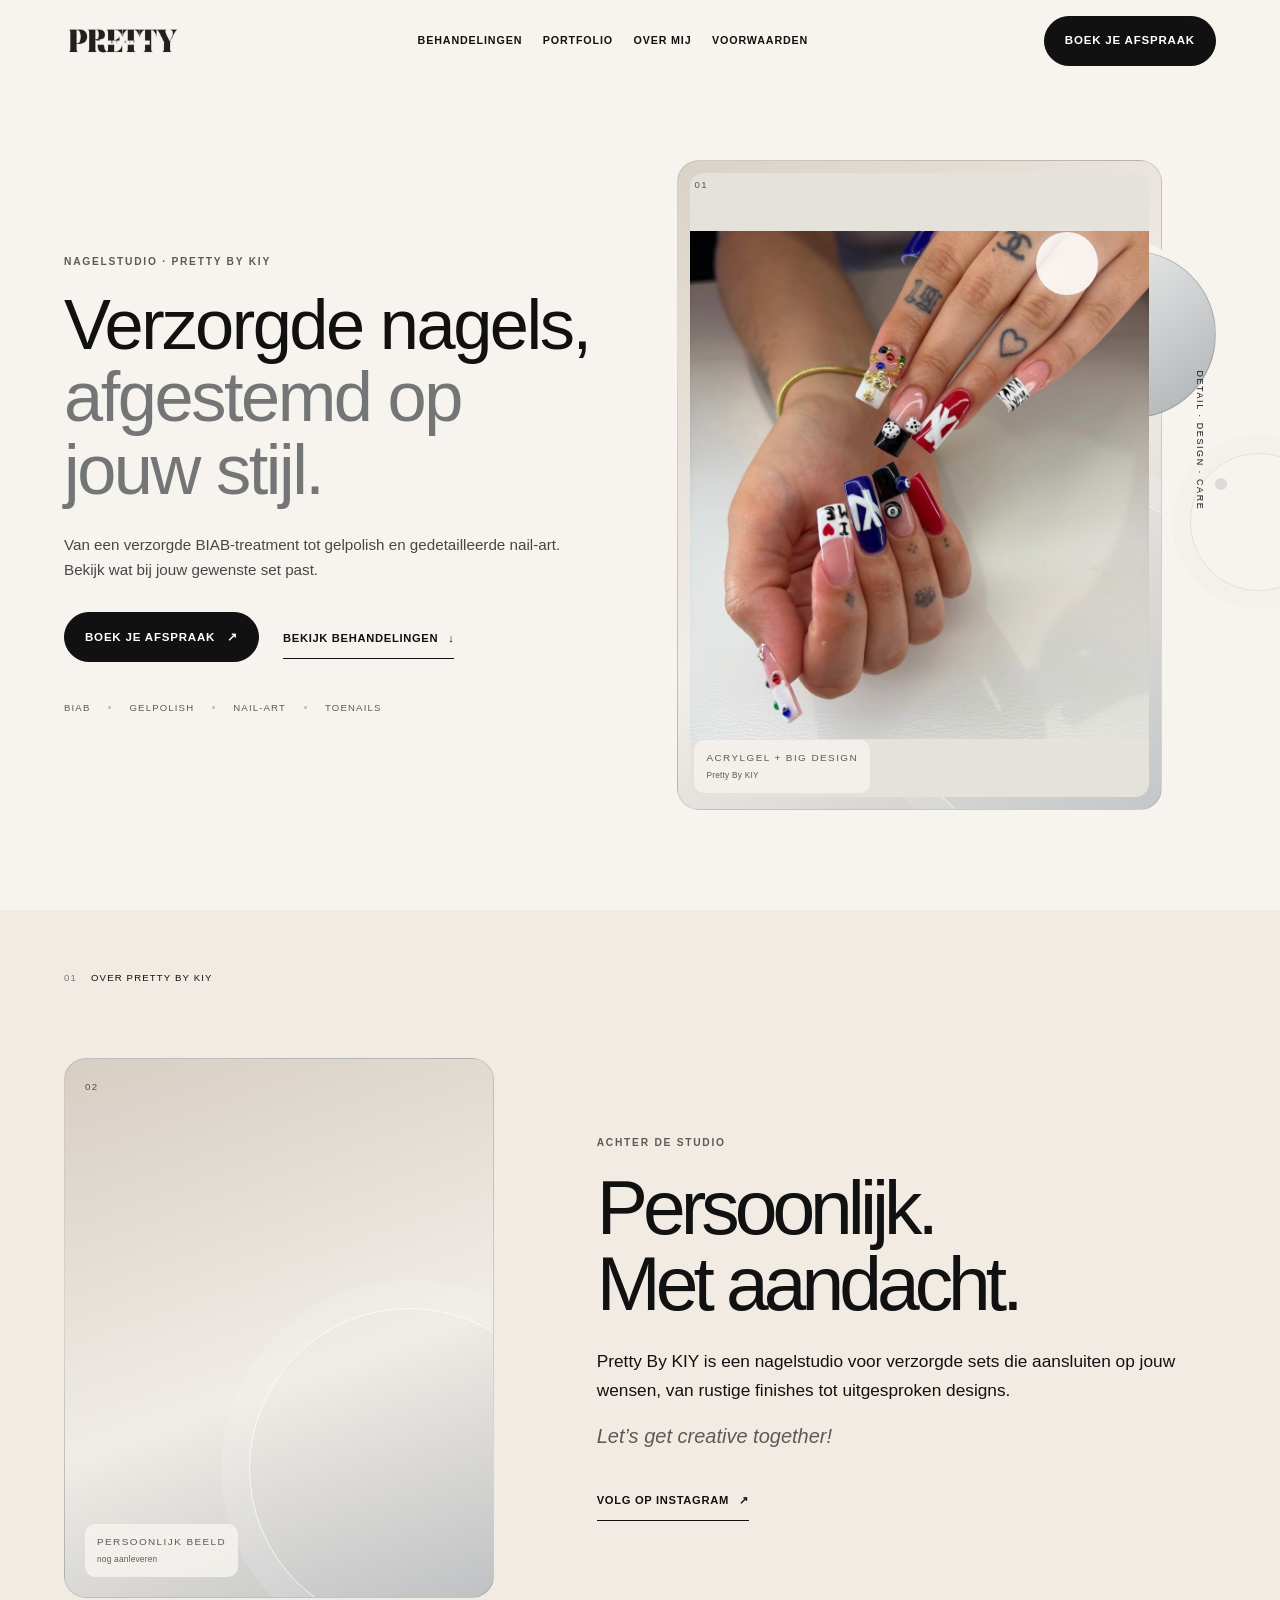
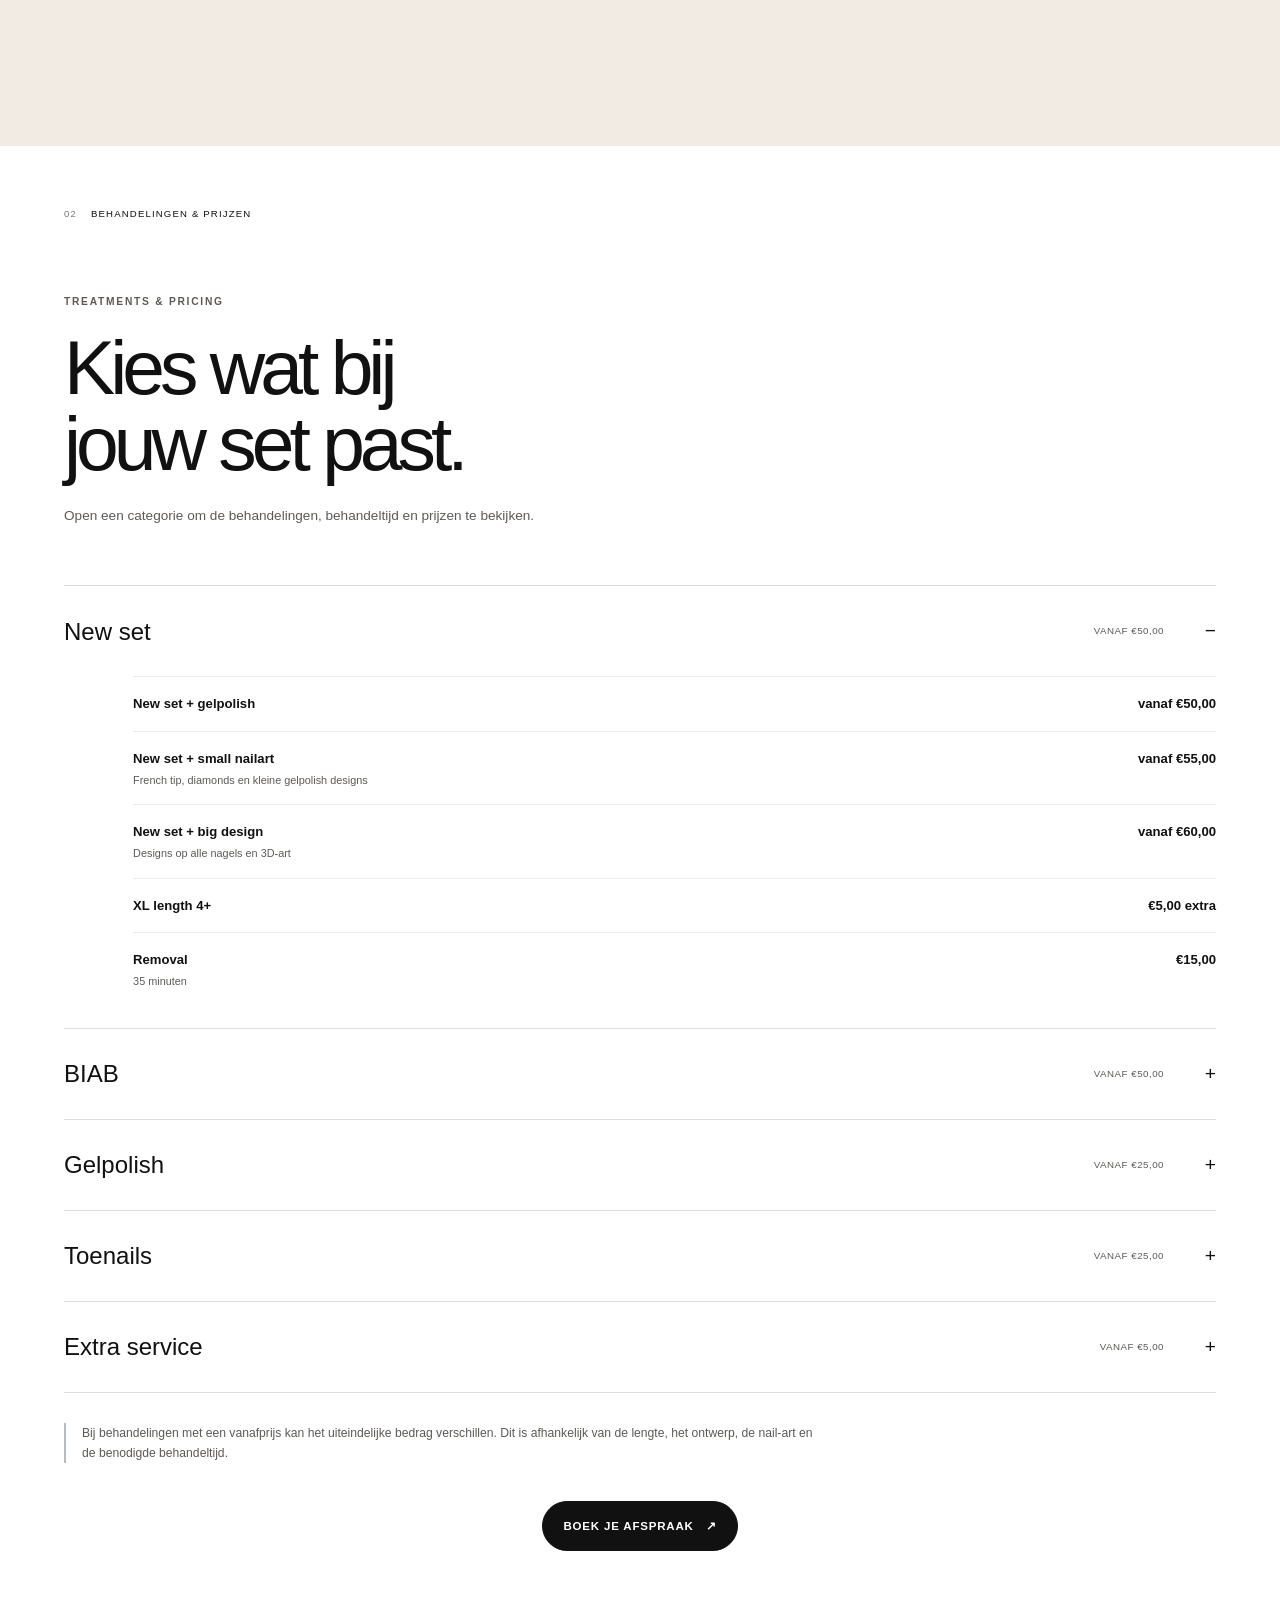
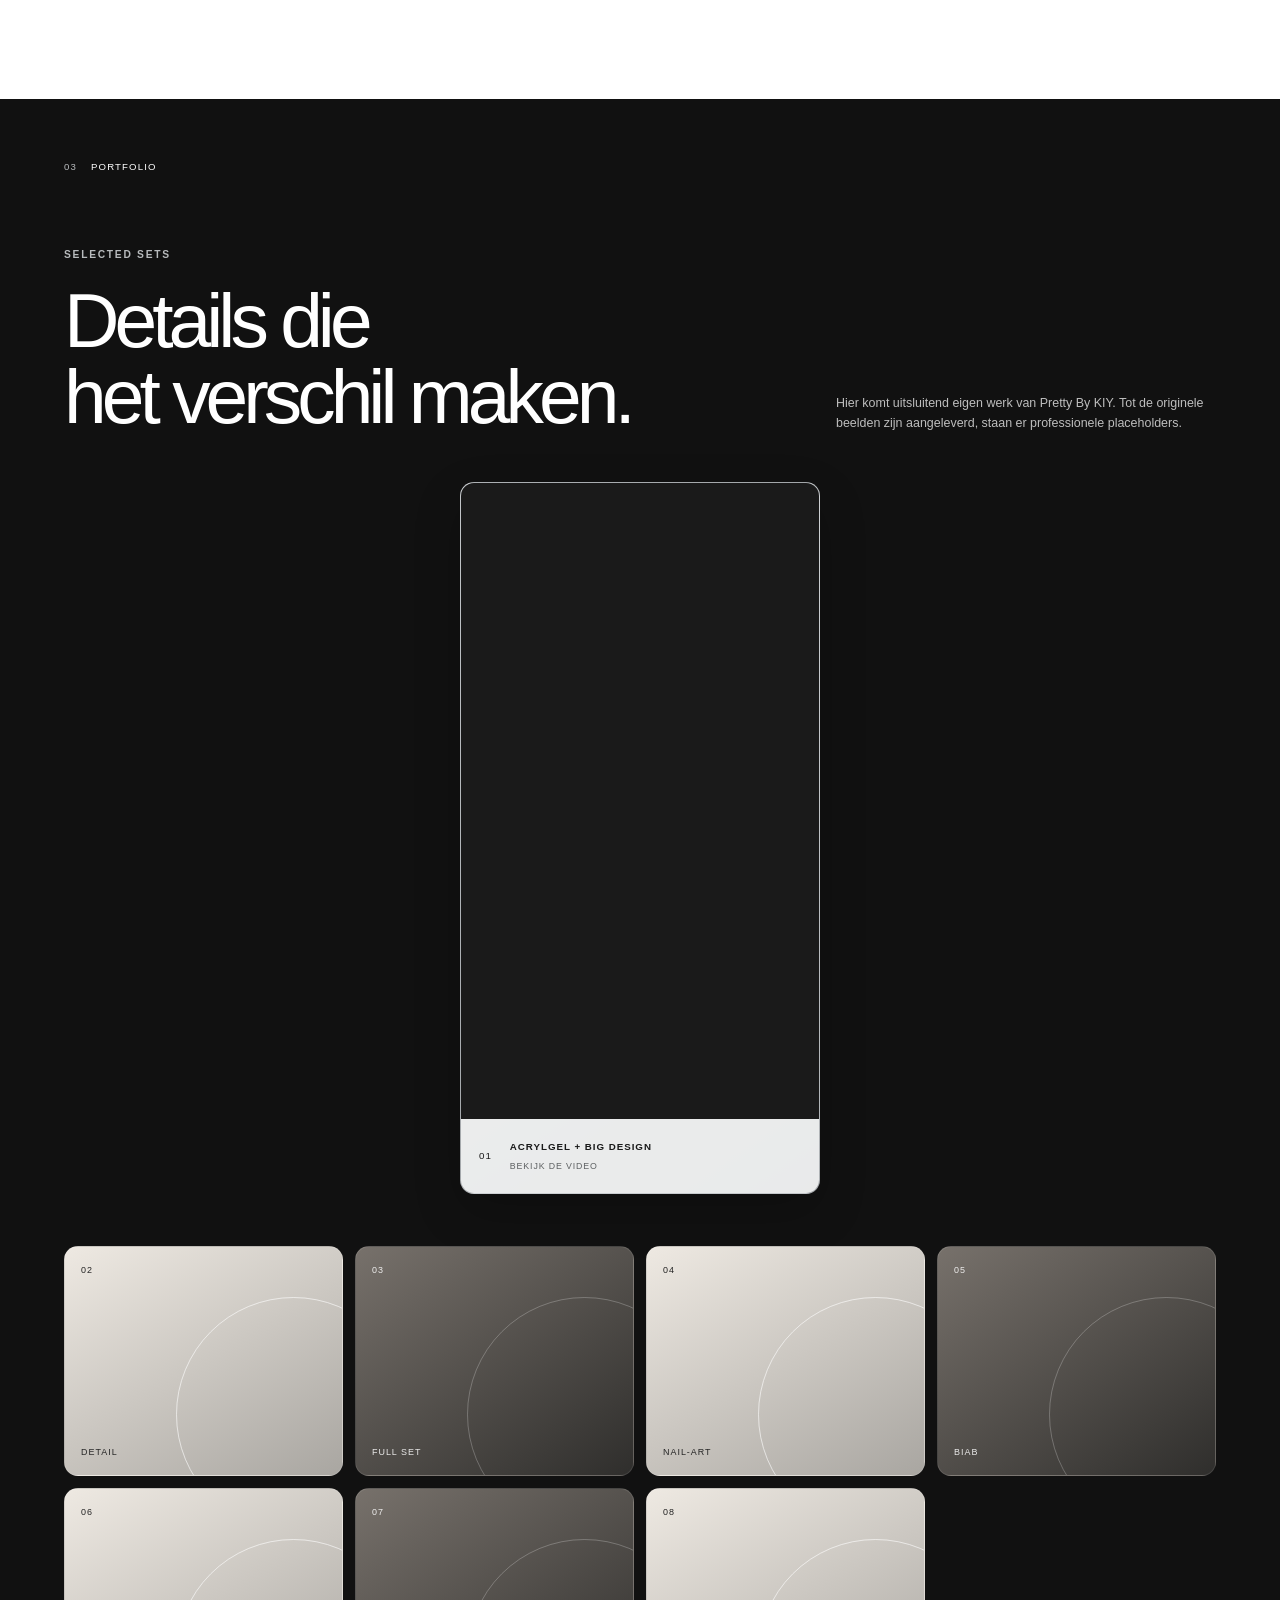
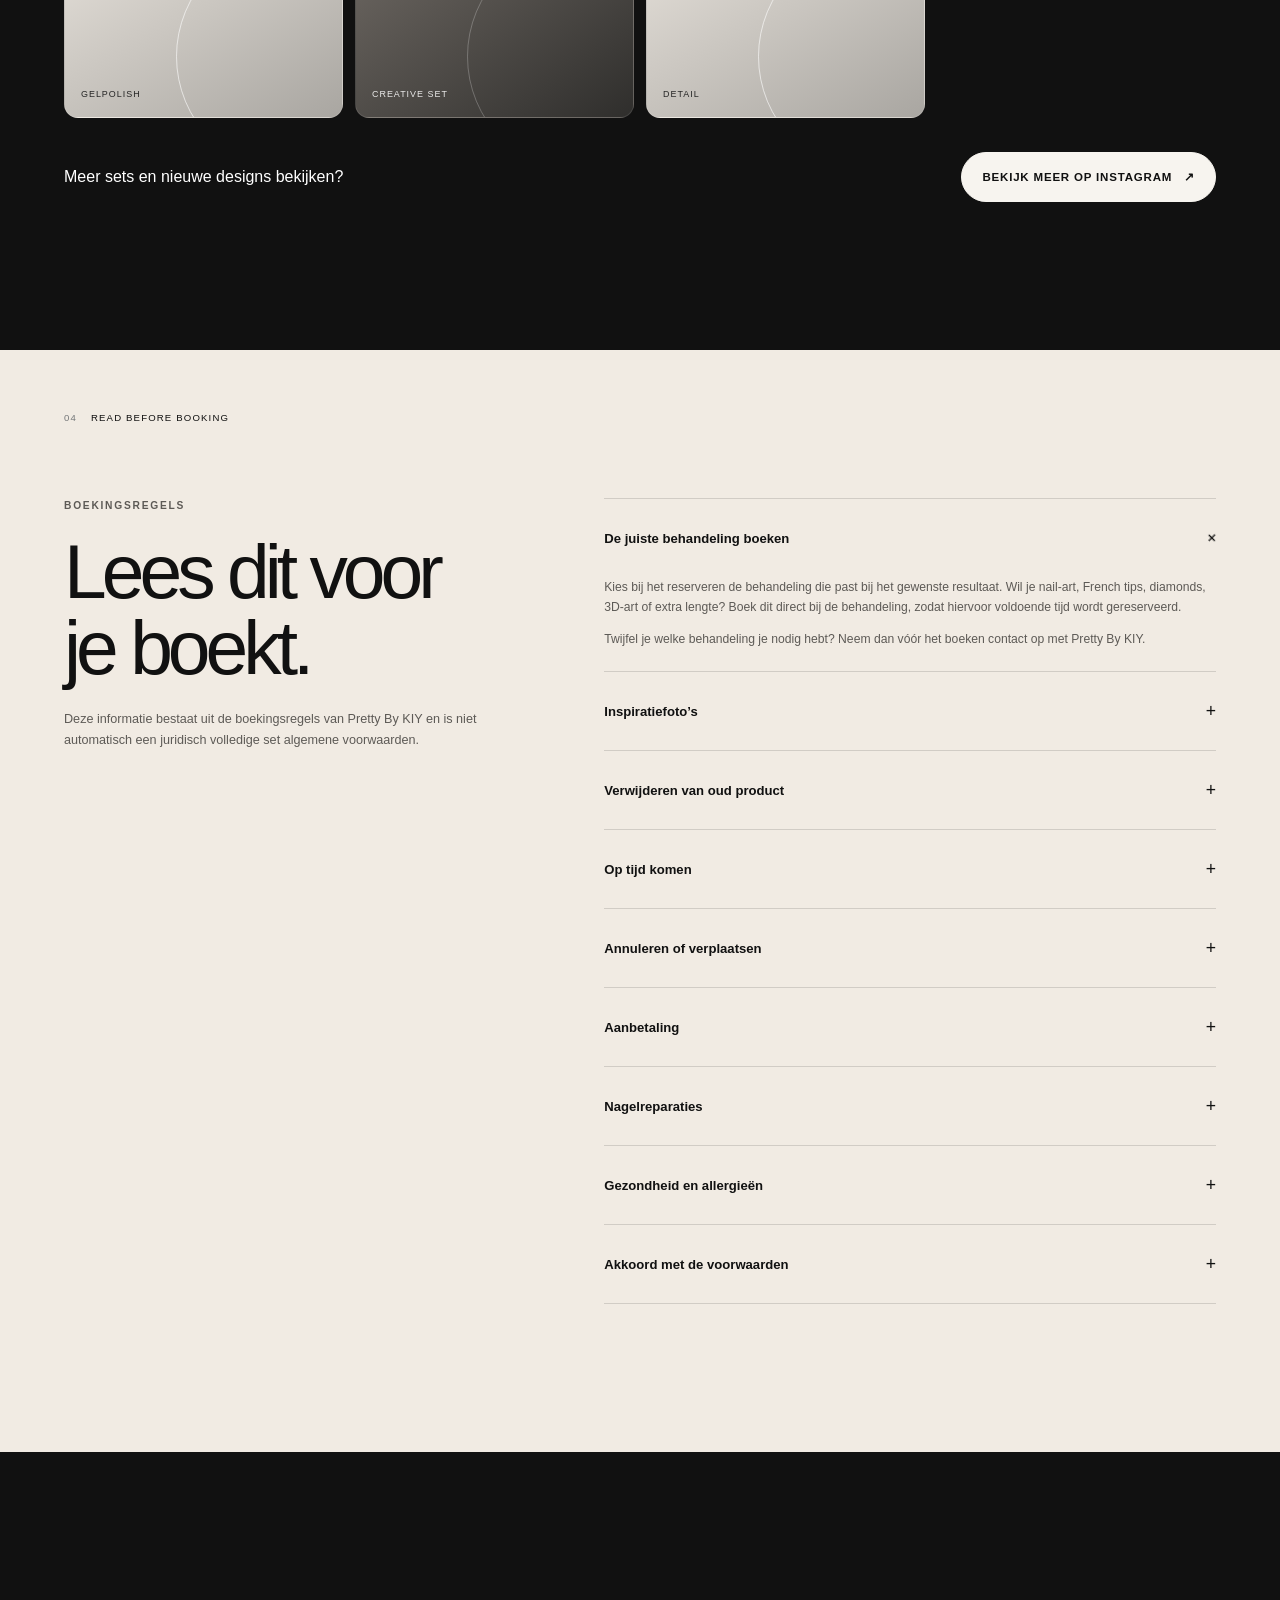
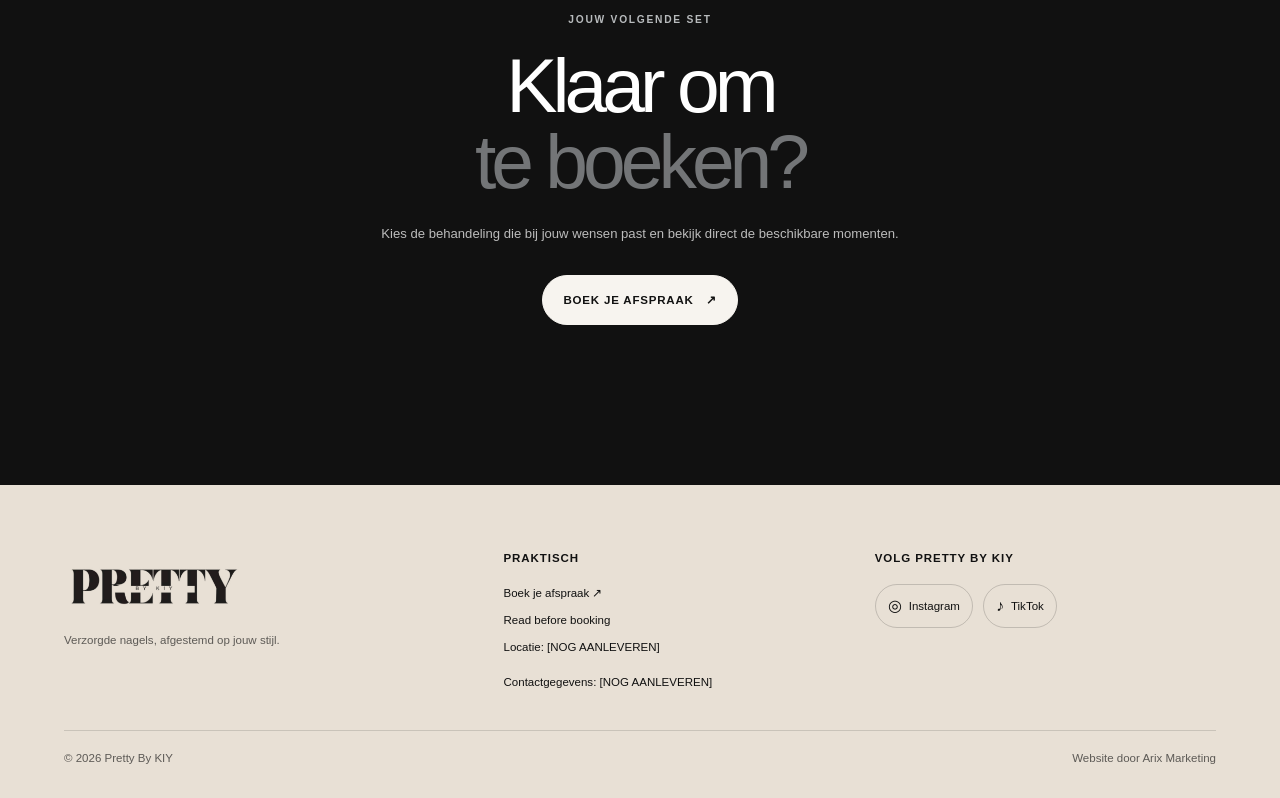
<file: index.html>
<!doctype html>
<html lang="nl">
<head>
  <meta charset="utf-8">
  <meta name="viewport" content="width=device-width, initial-scale=1">
  <meta name="theme-color" content="#f7f4ef">
  <meta name="robots" content="index, follow">
  <title>Pretty By KIY | Nagelstudio, BIAB & nail-art</title>
  <meta name="description" content="Bekijk de behandelingen, prijzen en het portfolio van Pretty By KIY. Kies jouw nagelbehandeling en boek eenvoudig online een afspraak.">
  <meta property="og:title" content="Pretty By KIY | Nagelstudio">
  <meta property="og:description" content="Verzorgde nagels, afgestemd op jouw stijl. Bekijk behandelingen, prijzen en boek online.">
  <meta property="og:type" content="website">
  <meta property="og:locale" content="nl_NL">
  <meta property="og:site_name" content="Pretty By KIY">
  <!-- TODO SEO: activeer na oplevering met de definitieve URL:
  <meta property="og:url" content="https://voorbeeld.nl/">
  <link rel="canonical" href="https://voorbeeld.nl/">
  -->
  <link rel="stylesheet" href="styles.css">
  <script type="application/ld+json">
  {
    "@context": "https://schema.org",
    "@type": "BeautySalon",
    "name": "Pretty By KIY",
    "description": "Nagelbehandelingen, BIAB, gelpolish en nail-art.",
    "sameAs": [
      "https://www.instagram.com/prettybykiy/",
      "https://www.tiktok.com/@prettybykiy"
    ]
  }
  </script>
</head>
<body>
  <a class="skip-link" href="#main">Ga naar de inhoud</a>
  <div class="scroll-accent" aria-hidden="true"></div>

  <header class="site-header" data-header>
    <a class="brand" href="#top" aria-label="Pretty By KIY, naar boven">
      <img class="brand-logo brand-logo-header" src="assets/images/pretty-by-kiy-logo.jpg" width="700" height="287" alt="Pretty By KIY">
    </a>
    <button class="menu-toggle" type="button" aria-expanded="false" aria-controls="main-nav" aria-label="Menu openen">
      <span></span><span></span><span></span>
    </button>
    <nav id="main-nav" class="main-nav" aria-label="Hoofdnavigatie">
      <a href="#behandelingen">Behandelingen</a>
      <a href="#portfolio">Portfolio</a>
      <a href="#over">Over mij</a>
      <a href="#voorwaarden">Voorwaarden</a>
      <a class="nav-book" href="https://prettybykiy.salonized.com/widget_bookings/new" target="_blank" rel="noopener noreferrer">Boek je afspraak</a>
    </nav>
    <a class="button button-dark header-book" href="https://prettybykiy.salonized.com/widget_bookings/new" target="_blank" rel="noopener noreferrer">Boek je afspraak</a>
  </header>

  <main id="main">
    <section id="top" class="hero">
      <div class="hero-copy reveal">
        <p class="eyebrow">Nagelstudio · Pretty By KIY</p>
        <h1>Verzorgde nagels,<br><em>afgestemd op jouw stijl.</em></h1>
        <p class="hero-intro">Van een verzorgde BIAB-treatment tot gelpolish en gedetailleerde nail-art. Bekijk wat bij jouw gewenste set past.</p>
        <div class="actions">
          <a class="button button-dark" href="https://prettybykiy.salonized.com/widget_bookings/new" target="_blank" rel="noopener noreferrer">Boek je afspraak <span aria-hidden="true">↗</span></a>
          <a class="text-link" href="#behandelingen">Bekijk behandelingen <span aria-hidden="true">↓</span></a>
        </div>
        <ul class="service-line" aria-label="Behandelingen">
          <li>BIAB</li><li>Gelpolish</li><li>Nail-art</li><li>Toenails</li>
        </ul>
      </div>
      <div class="hero-art reveal">
        <div class="photo-placeholder photo-main hero-photo">
          <img class="hero-feature-image" src="assets/images/acrylgel-big-design.jpg" width="995" height="1100" alt="Acrylgel-set met lang design en kleurrijke nail-art door Pretty By KIY" fetchpriority="high">
          <span class="photo-number">01</span>
          <span class="video-glow" aria-hidden="true"></span>
          <span class="photo-copy">Acrylgel + big design<br><small>Pretty By KIY</small></span>
        </div>
        <div class="silver-ring" aria-hidden="true"></div>
        <p class="vertical-note">DETAIL · DESIGN · CARE</p>
      </div>
    </section>

    <section id="over" class="section about">
      <div class="section-label reveal"><span>01</span><p>Over Pretty By KIY</p></div>
      <div class="about-visual reveal">
        <!-- TODO FOTO: vervang door assets/images/over-pretty-by-kiy.webp zodra een eigen beeld is aangeleverd. -->
        <div class="photo-placeholder portrait" role="img" aria-label="Tijdelijke plaats voor een foto bij de introductie van Pretty By KIY">
          <span class="photo-number">02</span>
          <span class="photo-copy">Persoonlijk beeld<br><small>nog aanleveren</small></span>
        </div>
      </div>
      <div class="about-copy reveal">
        <p class="eyebrow">Achter de studio</p>
        <h2>Persoonlijk.<br>Met aandacht.</h2>
        <p class="large-copy">Pretty By KIY is een nagelstudio voor verzorgde sets die aansluiten op jouw wensen, van rustige finishes tot uitgesproken designs.</p>
        <p class="about-tagline">Let’s get creative together!</p>
        <a class="text-link" href="https://www.instagram.com/prettybykiy/" target="_blank" rel="noopener noreferrer">Volg op Instagram <span aria-hidden="true">↗</span></a>
      </div>
    </section>

    <section id="behandelingen" class="section pricing-section">
      <div class="section-label reveal"><span>02</span><p>Behandelingen & prijzen</p></div>
      <div class="section-heading reveal">
        <p class="eyebrow">Treatments & pricing</p>
        <h2>Kies wat bij<br>jouw set past.</h2>
        <p>Open een categorie om de behandelingen, behandeltijd en prijzen te bekijken.</p>
      </div>

      <div class="price-list">
        <details class="price-group reveal" open>
          <summary><span>New set</span><i>Vanaf €50,00</i></summary>
          <div class="price-content">
            <div class="price-row"><div><strong>New set + gelpolish</strong></div><b>vanaf €50,00</b></div>
            <div class="price-row"><div><strong>New set + small nailart</strong><small>French tip, diamonds en kleine gelpolish designs</small></div><b>vanaf €55,00</b></div>
            <div class="price-row"><div><strong>New set + big design</strong><small>Designs op alle nagels en 3D-art</small></div><b>vanaf €60,00</b></div>
            <div class="price-row"><div><strong>XL length 4+</strong></div><b>€5,00 extra</b></div>
            <div class="price-row"><div><strong>Removal</strong><small>35 minuten</small></div><b>€15,00</b></div>
          </div>
        </details>
        <details class="price-group reveal">
          <summary><span>BIAB</span><i>Vanaf €50,00</i></summary>
          <div class="price-content">
            <div class="price-row"><div><strong>BIAB treatment</strong><small>Inclusief gelpolish</small></div><b>vanaf €50,00</b></div>
            <div class="price-row"><div><strong>BIAB + small nailart</strong><small>French tip, twee nail designs en diamonds</small></div><b>vanaf €50,00</b></div>
            <div class="price-row"><div><strong>BIAB + big design</strong></div><b>vanaf €60,00</b></div>
            <div class="price-row"><div><strong>Removal</strong><small>35 minuten</small></div><b>€15,00</b></div>
          </div>
        </details>
        <details class="price-group reveal">
          <summary><span>Gelpolish</span><i>Vanaf €25,00</i></summary>
          <div class="price-content">
            <div class="price-row"><div><strong>Gelpolish</strong><small>60 minuten</small></div><b>€25,00</b></div>
            <div class="price-row"><div><strong>Gelpolish + nail-art</strong><small>75 minuten</small></div><b>€30,00</b></div>
            <div class="price-row"><div><strong>Removal</strong><small>20 minuten</small></div><b>€10,00</b></div>
          </div>
        </details>
        <details class="price-group reveal">
          <summary><span>Toenails</span><i>Vanaf €25,00</i></summary>
          <div class="price-content">
            <div class="price-row"><div><strong>BIAB</strong><small>70 minuten · inclusief French tip</small></div><b>€30,00</b></div>
            <div class="price-row"><div><strong>BIAB + French tip</strong><small>70 minuten</small></div><b>€35,00</b></div>
            <div class="price-row"><div><strong>Acrylgel</strong><small>75 minuten · inclusief French tip</small></div><b>€40,00</b></div>
            <div class="price-row"><div><strong>Acrylgel + extensions</strong><small>90 minuten · inclusief nail-art</small></div><b>€45,00</b></div>
            <div class="price-row"><div><strong>Gelpolish</strong></div><b>vanaf €25,00</b></div>
            <div class="price-row"><div><strong>Removal</strong><small>15 minuten</small></div><b>€5,00</b></div>
            <div class="price-row"><div><strong>Nail fix</strong><small>15 minuten</small></div><b>€5,00</b></div>
          </div>
        </details>
        <details class="price-group reveal">
          <summary><span>Extra service</span><i>Vanaf €5,00</i></summary>
          <div class="price-content">
            <div class="price-row"><div><strong>Nail-art change</strong><small>35 minuten</small></div><b>€10,00</b></div>
            <div class="price-row"><div><strong>Nail repair</strong><small>20 minuten</small></div><b>€5,00</b></div>
            <div class="price-row"><div><strong>Manicure only</strong><small>30 minuten</small></div><b>€15,00</b></div>
          </div>
        </details>
      </div>

      <p class="pricing-disclaimer reveal">Bij behandelingen met een vanafprijs kan het uiteindelijke bedrag verschillen. Dit is afhankelijk van de lengte, het ontwerp, de nail-art en de benodigde behandeltijd.</p>
      <div class="center-action reveal"><a class="button button-dark" href="https://prettybykiy.salonized.com/widget_bookings/new" target="_blank" rel="noopener noreferrer">Boek je afspraak <span aria-hidden="true">↗</span></a></div>
    </section>

    <section id="portfolio" class="section portfolio-section">
      <div class="section-label reveal"><span>03</span><p>Portfolio</p></div>
      <div class="portfolio-head reveal">
        <div><p class="eyebrow">Selected sets</p><h2>Details die<br>het verschil maken.</h2></div>
        <p>Hier komt uitsluitend eigen werk van Pretty By KIY. Tot de originele beelden zijn aangeleverd, staan er professionele placeholders.</p>
      </div>
      <!-- TODO PORTFOLIO: vervang 01 t/m 08 door geoptimaliseerde WebP/AVIF-bestanden uit het officiële @prettybykiy-account. -->
      <article id="featured-video" class="portfolio-video-card reveal" aria-label="Uitgelichte video: acrylgel met groot design">
        <div class="portfolio-video-frame">
          <iframe src="https://www.youtube-nocookie.com/embed/KTxUYvIy2qU?playsinline=1&amp;rel=0" title="Acrylgel + big design door Pretty By KIY" loading="lazy" allow="accelerometer; autoplay; clipboard-write; encrypted-media; gyroscope; picture-in-picture; web-share" referrerpolicy="strict-origin-when-cross-origin" allowfullscreen></iframe>
        </div>
        <div class="portfolio-video-caption">
          <span>01</span>
          <div><strong>Acrylgel + big design</strong><small>Bekijk de video</small></div>
        </div>
      </article>
      <div class="gallery" aria-label="Tijdelijke portfolioplaatsen voor Pretty By KIY">
        <div class="gallery-item tone-light reveal" role="img" aria-label="Portfoliofoto 2 nog aanleveren"><span>02</span><small>DETAIL</small></div>
        <div class="gallery-item reveal" role="img" aria-label="Portfoliofoto 3 nog aanleveren"><span>03</span><small>FULL SET</small></div>
        <div class="gallery-item tone-light reveal" role="img" aria-label="Portfoliofoto 4 nog aanleveren"><span>04</span><small>NAIL-ART</small></div>
        <div class="gallery-item reveal" role="img" aria-label="Portfoliofoto 5 nog aanleveren"><span>05</span><small>BIAB</small></div>
        <div class="gallery-item tone-light reveal" role="img" aria-label="Portfoliofoto 6 nog aanleveren"><span>06</span><small>GELPOLISH</small></div>
        <div class="gallery-item reveal" role="img" aria-label="Portfoliofoto 7 nog aanleveren"><span>07</span><small>CREATIVE SET</small></div>
        <div class="gallery-item tone-light reveal" role="img" aria-label="Portfoliofoto 8 nog aanleveren"><span>08</span><small>DETAIL</small></div>
      </div>
      <div class="portfolio-cta reveal">
        <p>Meer sets en nieuwe designs bekijken?</p>
        <a class="button button-light" href="https://www.instagram.com/prettybykiy/" target="_blank" rel="noopener noreferrer">Bekijk meer op Instagram <span aria-hidden="true">↗</span></a>
      </div>
    </section>

    <section id="voorwaarden" class="section policy-section">
      <div class="section-label reveal"><span>04</span><p>Read before booking</p></div>
      <div class="policy-intro reveal">
        <p class="eyebrow">Boekingsregels</p>
        <h2>Lees dit voor<br>je boekt.</h2>
        <p>Deze informatie bestaat uit de boekingsregels van Pretty By KIY en is niet automatisch een juridisch volledige set algemene voorwaarden.</p>
      </div>
      <div class="policy-list">
        <details class="reveal" open><summary>De juiste behandeling boeken <span aria-hidden="true">+</span></summary><div><p>Kies bij het reserveren de behandeling die past bij het gewenste resultaat. Wil je nail-art, French tips, diamonds, 3D-art of extra lengte? Boek dit direct bij de behandeling, zodat hiervoor voldoende tijd wordt gereserveerd.</p><p>Twijfel je welke behandeling je nodig hebt? Neem dan vóór het boeken contact op met Pretty By KIY.</p></div></details>
        <details class="reveal"><summary>Inspiratiefoto’s <span aria-hidden="true">+</span></summary><div><p>Heb je een specifiek ontwerp in gedachten? Stuur je inspiratiefoto vooraf door. De uiteindelijke prijs en haalbaarheid zijn afhankelijk van het ontwerp, de lengte en de conditie van je natuurlijke nagels.</p></div></details>
        <details class="reveal"><summary>Verwijderen van oud product <span aria-hidden="true">+</span></summary><div><p>Kom je met acrylgel, BIAB of gelpolish van een andere nagelstyliste? Boek dan ook een removal. Zonder bijgeboekte removal kan mogelijk niet de volledige gewenste behandeling worden uitgevoerd.</p></div></details>
        <details class="reveal"><summary>Op tijd komen <span aria-hidden="true">+</span></summary><div><p>Kom op tijd naar je afspraak. Bij meer dan 5 minuten vertraging kan de behandeling worden aangepast of geannuleerd. Dit is afhankelijk van de resterende tijd.</p></div></details>
        <details class="reveal"><summary>Annuleren of verplaatsen <span aria-hidden="true">+</span></summary><div><p>Een afspraak kan tot 24 uur voor de afspraak worden geannuleerd of verplaatst.</p><p class="pending">[ANNULERINGSREGEL NOG AANLEVEREN]</p></div></details>
        <details class="reveal"><summary>Aanbetaling <span aria-hidden="true">+</span></summary><div><p>Pretty By KIY werkt voor nu niet met een aanbetaling.</p></div></details>
        <details class="reveal"><summary>Nagelreparaties <span aria-hidden="true">+</span></summary><div><p>Een beschadigde of gebroken nagel kan als nail repair worden geboekt.</p><p class="pending">[GARANTIETERMIJN NOG AANLEVEREN]</p></div></details>
        <details class="reveal"><summary>Gezondheid en allergieën <span aria-hidden="true">+</span></summary><div><p>Meld allergieën, beschadigingen, ontstekingen of andere bijzonderheden vooraf. Bij een mogelijke infectie of onveilige situatie kan Pretty By KIY besluiten de behandeling niet uit te voeren.</p></div></details>
        <details class="reveal"><summary>Akkoord met de voorwaarden <span aria-hidden="true">+</span></summary><div><p>Door een afspraak te boeken, bevestigt de klant dat deze informatie is gelezen en dat de klant akkoord gaat met de boekingsvoorwaarden van Pretty By KIY.</p></div></details>
      </div>
    </section>

    <section class="final-cta">
      <p class="eyebrow reveal">Jouw volgende set</p>
      <h2 class="reveal">Klaar om<br><em>te boeken?</em></h2>
      <p class="reveal">Kies de behandeling die bij jouw wensen past en bekijk direct de beschikbare momenten.</p>
      <a class="button button-light reveal" href="https://prettybykiy.salonized.com/widget_bookings/new" target="_blank" rel="noopener noreferrer">Boek je afspraak <span aria-hidden="true">↗</span></a>
    </section>
  </main>

  <footer class="site-footer">
    <div class="footer-brand-block">
      <a class="brand footer-brand" href="#top" aria-label="Pretty By KIY, naar boven"><img class="brand-logo brand-logo-footer" src="assets/images/pretty-by-kiy-logo.jpg" width="700" height="287" alt="Pretty By KIY"></a>
      <p>Verzorgde nagels, afgestemd op jouw stijl.</p>
    </div>
    <div>
      <p class="footer-heading">Praktisch</p>
      <a href="https://prettybykiy.salonized.com/widget_bookings/new" target="_blank" rel="noopener noreferrer">Boek je afspraak ↗</a>
      <a href="#voorwaarden">Read before booking</a>
      <p>Locatie: [NOG AANLEVEREN]</p>
      <p>Contactgegevens: [NOG AANLEVEREN]</p>
    </div>
    <div>
      <p class="footer-heading">Volg Pretty By KIY</p>
      <div class="social-links">
        <a href="https://www.instagram.com/prettybykiy/" target="_blank" rel="noopener noreferrer" aria-label="Pretty By KIY op Instagram"><span aria-hidden="true">◎</span> Instagram</a>
        <a href="https://www.tiktok.com/@prettybykiy?_t=ZN-8toLmNfG7x0&_r=1" target="_blank" rel="noopener noreferrer" aria-label="Pretty By KIY op TikTok"><span aria-hidden="true">♪</span> TikTok</a>
      </div>
    </div>
    <div class="footer-bottom"><span>© <span data-year></span> Pretty By KIY</span><a href="https://www.arixmarketing.nl/" target="_blank" rel="noopener noreferrer">Website door Arix Marketing</a></div>
  </footer>

  <a class="mobile-book" href="https://prettybykiy.salonized.com/widget_bookings/new" target="_blank" rel="noopener noreferrer" data-mobile-book>Boek je afspraak <span aria-hidden="true">↗</span></a>
  <script src="script.js"></script>
</body>
</html>
</file>
<file: styles.css>
:root {
  --white: #ffffff;
  --ink: #111111;
  --muted: #5d5a56;
  --warm: #f7f4ef;
  --beige: #e8e0d5;
  --beige-light: #f1ebe3;
  --silver: #b8bbbd;
  --silver-light: #e5e6e7;
  --line: rgba(17, 17, 17, 0.14);
  --radius: 22px;
  --radius-small: 14px;
  --shadow: 0 18px 50px rgba(17, 17, 17, 0.08);
  --max: 1360px;
  --pad: 20px;
  --section-space: 104px;
}

*,
*::before,
*::after {
  box-sizing: border-box;
}

html {
  scroll-behavior: smooth;
  scroll-padding-top: 82px;
}

body {
  margin: 0;
  min-width: 320px;
  overflow-x: hidden;
  color: var(--ink);
  background: var(--warm);
  font-family: Verdana, Geneva, sans-serif;
  font-size: 16px;
  line-height: 1.65;
  -webkit-font-smoothing: antialiased;
}

body.menu-open {
  overflow: hidden;
}

a {
  color: inherit;
  text-decoration: none;
}

button {
  color: inherit;
  font: inherit;
}

p,
h1,
h2,
h3,
ul {
  margin-top: 0;
}

.skip-link {
  position: fixed;
  top: 10px;
  left: 10px;
  z-index: 300;
  transform: translateY(-150%);
  padding: 10px 14px;
  border-radius: 8px;
  color: var(--white);
  background: var(--ink);
}

.skip-link:focus {
  transform: none;
}

.scroll-accent {
  position: fixed;
  top: 58%;
  right: -34px;
  z-index: 4;
  width: 92px;
  aspect-ratio: 1;
  border: 1px solid rgba(184, 187, 189, 0.56);
  border-radius: 50%;
  box-shadow: 0 0 0 18px rgba(184, 187, 189, 0.08);
  opacity: 0.7;
  pointer-events: none;
  transform: translateY(-50%);
}

.scroll-accent::after {
  content: "";
  position: absolute;
  top: 18%;
  left: 18%;
  width: 12px;
  aspect-ratio: 1;
  border-radius: 50%;
  background: rgba(184, 187, 189, 0.72);
}

.site-header {
  position: sticky;
  top: 0;
  z-index: 100;
  display: grid;
  grid-template-columns: 1fr auto;
  align-items: center;
  min-height: 72px;
  padding: 10px var(--pad);
  border-bottom: 1px solid transparent;
  background: rgba(247, 244, 239, 0.94);
  backdrop-filter: blur(16px);
  transition: border-color 0.25s ease, box-shadow 0.25s ease;
}

.site-header.scrolled {
  border-color: var(--line);
  box-shadow: 0 10px 30px rgba(17, 17, 17, 0.05);
}

.brand {
  display: inline-grid;
  width: max-content;
  line-height: 0.86;
  letter-spacing: 0.13em;
}

.brand span {
  font-size: 0.62rem;
}

.brand strong {
  font-size: 0.98rem;
}

.brand-logo {
  display: block;
  width: 88px;
  height: auto;
  mix-blend-mode: multiply;
}

.brand-logo-footer {
  width: 145px;
}

.menu-toggle {
  display: grid;
  place-content: center;
  width: 48px;
  height: 48px;
  padding: 12px;
  border: 0;
  border-radius: 50%;
  background: transparent;
  cursor: pointer;
}

.menu-toggle span {
  display: block;
  width: 22px;
  height: 1px;
  margin: 3px 0;
  background: var(--ink);
  transition: opacity 0.2s ease, transform 0.25s ease;
}

.site-header.menu-open .menu-toggle span:first-child {
  transform: translateY(7px) rotate(45deg);
}

.site-header.menu-open .menu-toggle span:nth-child(2) {
  opacity: 0;
}

.site-header.menu-open .menu-toggle span:last-child {
  transform: translateY(-7px) rotate(-45deg);
}

.main-nav {
  position: fixed;
  inset: 72px 0 auto;
  display: none;
  flex-direction: column;
  align-items: stretch;
  gap: 2px;
  max-height: calc(100vh - 72px);
  overflow-y: auto;
  padding: 22px var(--pad) 30px;
  border-bottom: 1px solid var(--line);
  background: var(--warm);
  box-shadow: var(--shadow);
}

.site-header.menu-open .main-nav {
  display: flex;
}

.main-nav a {
  min-height: 48px;
  padding: 11px 4px;
  border-bottom: 1px solid var(--line);
  font-size: 0.78rem;
  font-weight: 700;
  letter-spacing: 0.08em;
  text-transform: uppercase;
}

.main-nav .nav-book {
  justify-content: center;
  margin-top: 14px;
  padding: 14px 18px;
  border: 1px solid var(--ink);
  border-radius: 999px;
  color: var(--white);
  background: var(--ink);
  text-align: center;
}

.site-header .header-book {
  display: none;
}

.button {
  display: inline-flex;
  align-items: center;
  justify-content: center;
  gap: 12px;
  width: max-content;
  min-height: 50px;
  padding: 14px 20px;
  border: 1px solid var(--ink);
  border-radius: 999px;
  font-size: 0.72rem;
  font-weight: 700;
  letter-spacing: 0.07em;
  line-height: 1.3;
  text-align: center;
  text-transform: uppercase;
  transition: color 0.2s ease, background 0.2s ease, transform 0.2s ease;
}

.button:hover,
.button:focus-visible {
  transform: translateY(-2px);
}

.button-dark {
  color: var(--white);
  background: var(--ink);
}

.button-dark:hover,
.button-dark:focus-visible {
  color: var(--ink);
  background: transparent;
}

.button-light {
  border-color: var(--warm);
  color: var(--ink);
  background: var(--warm);
}

.button-light:hover,
.button-light:focus-visible {
  color: var(--warm);
  background: transparent;
}

.text-link {
  display: inline-flex;
  align-items: center;
  gap: 10px;
  width: max-content;
  min-height: 44px;
  padding: 8px 0 5px;
  border-bottom: 1px solid currentColor;
  font-size: 0.7rem;
  font-weight: 700;
  letter-spacing: 0.06em;
  text-transform: uppercase;
}

.text-link span {
  transition: transform 0.2s ease;
}

.text-link:hover span {
  transform: translate(2px, -2px);
}

.hero {
  display: grid;
  gap: 34px;
  max-width: var(--max);
  min-height: 0;
  margin: auto;
  padding: 42px var(--pad) 64px;
  overflow: hidden;
}

.hero-copy {
  align-self: center;
}

.eyebrow {
  margin-bottom: 18px;
  color: var(--muted);
  font-size: 0.64rem;
  font-weight: 700;
  letter-spacing: 0.17em;
  text-transform: uppercase;
}

.hero h1,
.section h2,
.final-cta h2 {
  margin-bottom: 0;
  font-size: clamp(2.7rem, 13.5vw, 4.5rem);
  font-weight: 400;
  line-height: 0.99;
  letter-spacing: -0.065em;
}

.hero h1 em,
.final-cta h2 em {
  color: #737577;
  font-style: normal;
}

.hero h1 {
  font-size: clamp(2.35rem, 11.4vw, 3.5rem);
  letter-spacing: -0.035em;
  line-height: 1.03;
}

.hero-intro {
  max-width: 620px;
  margin: 26px 0 0;
  color: #494744;
  font-size: 0.95rem;
}

.actions {
  display: flex;
  flex-direction: column;
  align-items: flex-start;
  gap: 14px;
  margin-top: 30px;
}

.service-line {
  display: flex;
  flex-wrap: wrap;
  gap: 8px 18px;
  margin: 38px 0 0;
  padding: 0;
  list-style: none;
  color: var(--muted);
  font-size: 0.6rem;
  letter-spacing: 0.12em;
  text-transform: uppercase;
}

.service-line li:not(:last-child)::after {
  content: "";
  display: inline-block;
  width: 3px;
  height: 3px;
  margin: 0 0 2px 18px;
  border-radius: 50%;
  background: var(--silver);
}

.hero-art {
  position: relative;
  min-height: 330px;
}

.photo-placeholder {
  position: relative;
  display: flex;
  flex-direction: column;
  justify-content: space-between;
  overflow: hidden;
  border: 1px solid rgba(17, 17, 17, 0.1);
  border-radius: var(--radius);
  color: rgba(17, 17, 17, 0.67);
  background:
    radial-gradient(circle at 75% 20%, rgba(255, 255, 255, 0.9) 0 5%, transparent 5.5%),
    linear-gradient(145deg, #dad2c7, #f2ede7 53%, #c4c6c8);
  text-transform: uppercase;
  letter-spacing: 0.09em;
}

.photo-placeholder::before {
  content: "";
  position: absolute;
  right: -18%;
  bottom: -6%;
  width: 75%;
  aspect-ratio: 1;
  border: 1px solid rgba(255, 255, 255, 0.76);
  border-radius: 50%;
  box-shadow: 0 0 0 28px rgba(255, 255, 255, 0.12);
}

.photo-main {
  position: absolute;
  top: 0;
  bottom: auto;
  left: 50%;
  width: min(calc(100% - 26px), 290px);
  height: 330px;
  padding: 16px;
  transform: translateX(-50%);
}

.hero-feature-image {
  position: absolute;
  inset: 12px;
  z-index: 1;
  display: block;
  width: calc(100% - 24px);
  height: calc(100% - 24px);
  border-radius: calc(var(--radius) - 8px);
  background: #e5e1db;
  object-fit: contain;
}

.video-glow {
  position: absolute;
  top: 11%;
  right: 13%;
  z-index: 3;
  width: 13%;
  aspect-ratio: 1;
  border-radius: 50%;
  background: rgba(255, 255, 255, 0.88);
  box-shadow: 0 0 20px rgba(255, 255, 255, 0.45);
  pointer-events: none;
}

.photo-number,
.photo-copy {
  position: relative;
  z-index: 3;
  pointer-events: none;
}

.photo-number {
  font-size: 0.6rem;
}

.photo-copy {
  width: fit-content;
  padding: 10px 12px;
  border-radius: 10px;
  background: rgba(247, 244, 239, 0.82);
  font-size: 0.62rem;
}

.photo-copy small {
  color: var(--muted);
  letter-spacing: 0.03em;
  text-transform: none;
}

.silver-ring {
  position: absolute;
  right: 0;
  top: 14%;
  width: 31%;
  aspect-ratio: 1;
  border: 1px solid rgba(17, 17, 17, 0.16);
  border-radius: 50%;
  background: linear-gradient(145deg, #f2f3f3, #aeb1b3);
  box-shadow: -12px -12px 0 var(--warm);
  pointer-events: none;
}

.vertical-note {
  display: none;
}

.section {
  position: relative;
  padding: var(--section-space) var(--pad);
}

.section-label {
  position: absolute;
  top: 42px;
  left: var(--pad);
  display: flex;
  align-items: center;
  gap: 14px;
  font-size: 0.6rem;
  letter-spacing: 0.12em;
  text-transform: uppercase;
}

.section-label p {
  margin: 0;
}

.section-label span {
  color: #77797b;
}

.about {
  display: grid;
  gap: 42px;
  background: var(--beige-light);
}

.about-visual,
.portrait {
  min-height: 410px;
}

.portrait {
  height: 100%;
  padding: 20px;
  background: linear-gradient(160deg, #d7cec3, #f0ece6 58%, #bfc1c3);
}

.about-copy .large-copy {
  max-width: 660px;
  margin: 26px 0 16px;
  font-size: 1rem;
}

.placeholder-note,
.pending {
  display: inline-block;
  max-width: 620px;
  margin: 0 0 24px;
  padding: 12px 14px;
  border: 1px solid rgba(17, 17, 17, 0.12);
  border-radius: 10px;
  color: #5d5a56;
  background: rgba(255, 255, 255, 0.45);
  font-size: 0.78rem;
}

.about-tagline {
  margin: 0 0 24px;
  color: var(--muted);
  font-size: clamp(1rem, 2vw, 1.25rem);
  font-style: italic;
}

.pricing-section {
  max-width: var(--max);
  margin: auto;
  background: var(--white);
}

.section-heading {
  max-width: 900px;
  margin-bottom: 40px;
}

.section-heading > p:last-child {
  max-width: 560px;
  margin: 24px 0 0;
  color: var(--muted);
  font-size: 0.85rem;
}

.price-list {
  border-top: 1px solid var(--line);
}

.price-group {
  border-bottom: 1px solid var(--line);
}

.price-group summary {
  display: grid;
  grid-template-columns: 1fr auto auto;
  align-items: center;
  gap: 10px;
  min-height: 78px;
  cursor: pointer;
  list-style: none;
}

.price-group summary::-webkit-details-marker,
.policy-list summary::-webkit-details-marker {
  display: none;
}

.price-group summary span {
  font-size: clamp(1rem, 5vw, 1.5rem);
}

.price-group summary i {
  color: var(--muted);
  font-size: 0.61rem;
  font-style: normal;
  letter-spacing: 0.05em;
  text-align: right;
  text-transform: uppercase;
}

.price-group summary::after {
  content: "+";
  width: 32px;
  font-size: 1.2rem;
  font-weight: 300;
  text-align: right;
}

.price-group[open] summary::after {
  content: "−";
}

.price-content {
  padding: 0 0 22px;
}

.price-row {
  display: grid;
  grid-template-columns: minmax(0, 1fr) auto;
  gap: 10px;
  padding: 16px 0;
  border-top: 1px solid rgba(17, 17, 17, 0.08);
}

.price-row div {
  display: grid;
  gap: 3px;
  min-width: 0;
}

.price-row strong,
.price-row b {
  font-size: 0.76rem;
}

.price-row b {
  white-space: nowrap;
  text-align: right;
}

.price-row small {
  color: var(--muted);
  font-size: 0.68rem;
  line-height: 1.45;
}

.pricing-disclaimer {
  max-width: 760px;
  margin: 30px 0 0;
  padding-left: 16px;
  border-left: 2px solid var(--silver);
  color: var(--muted);
  font-size: 0.76rem;
}

.center-action {
  display: flex;
  justify-content: center;
  margin-top: 38px;
}

.portfolio-section {
  max-width: none;
  color: var(--white);
  background: var(--ink);
}

.portfolio-section > .section-label,
.portfolio-section > .portfolio-head,
.portfolio-section > .portfolio-video-card,
.portfolio-section > .gallery,
.portfolio-section > .portfolio-cta {
  max-width: calc(var(--max) - (var(--pad) * 2));
  margin-right: auto;
  margin-left: auto;
}

.portfolio-section .eyebrow,
.portfolio-section .section-label span {
  color: var(--silver);
}

.portfolio-head {
  display: grid;
  gap: 20px;
  margin-bottom: 36px;
}

.portfolio-head > p {
  max-width: 500px;
  margin: 0;
  color: #bebebe;
  font-size: 0.78rem;
}

.gallery {
  display: grid;
  grid-template-columns: repeat(2, minmax(0, 1fr));
  grid-auto-rows: 180px;
  gap: 8px;
}

.portfolio-video-card {
  width: min(100%, 300px);
  margin-bottom: 32px;
  overflow: hidden;
  border: 1px solid rgba(206, 210, 213, 0.5);
  border-radius: var(--radius-small);
  background: linear-gradient(145deg, #cfd2d4, #777b7e);
  box-shadow: 0 18px 48px rgba(0, 0, 0, 0.2);
}

.portfolio-video-frame {
  position: relative;
  width: 100%;
  aspect-ratio: 9 / 16;
  overflow: hidden;
  background: #1a1a1a;
}

.portfolio-video-frame iframe {
  position: absolute;
  inset: 0;
  display: block;
  width: 100%;
  height: 100%;
  border: 0;
}

.portfolio-video-caption {
  display: grid;
  grid-template-columns: auto 1fr;
  gap: 18px;
  align-items: center;
  min-height: 74px;
  padding: 15px 18px;
  color: #191919;
  background: rgba(241, 242, 242, 0.94);
}

.portfolio-video-caption > span,
.portfolio-video-caption strong,
.portfolio-video-caption small {
  display: block;
  font-size: 0.61rem;
  letter-spacing: 0.1em;
  text-transform: uppercase;
}

.portfolio-video-caption small {
  margin-top: 4px;
  color: #5e6163;
  font-size: 0.55rem;
}

.gallery-item {
  position: relative;
  display: flex;
  flex-direction: column;
  justify-content: space-between;
  overflow: hidden;
  padding: 16px;
  border: 1px solid rgba(255, 255, 255, 0.1);
  border-radius: var(--radius-small);
  color: rgba(255, 255, 255, 0.88);
  background: linear-gradient(145deg, #77716b, #2f2e2c);
  transition: filter 0.25s ease, transform 0.25s ease;
}

.gallery-item::before {
  content: "";
  position: absolute;
  right: -25%;
  bottom: -25%;
  width: 85%;
  aspect-ratio: 1;
  border: 1px solid rgba(255, 255, 255, 0.24);
  border-radius: 50%;
  transition: transform 0.35s ease;
}

.gallery-item:hover {
  filter: brightness(1.08);
  transform: translateY(-2px);
}

.gallery-item:hover::before {
  transform: scale(1.08);
}

.gallery-item span,
.gallery-item small {
  position: relative;
  z-index: 1;
  font-size: 0.56rem;
  letter-spacing: 0.11em;
}

.tone-light {
  color: #252525;
  background: linear-gradient(150deg, #eee9e2, #a9a6a1);
}

.tone-light::before {
  border-color: rgba(255, 255, 255, 0.6);
}

.portfolio-cta {
  display: flex;
  flex-direction: column;
  align-items: flex-start;
  gap: 20px;
  padding-top: 34px;
}

.portfolio-cta p {
  margin: 0;
  font-size: 1rem;
}

.policy-section {
  display: grid;
  gap: 30px;
  max-width: var(--max);
  margin: auto;
  background: var(--beige-light);
}

.policy-intro > p:last-child {
  max-width: 540px;
  margin: 24px 0 0;
  color: var(--muted);
  font-size: 0.79rem;
}

.policy-list details {
  border-top: 1px solid var(--line);
}

.policy-list details:last-child {
  border-bottom: 1px solid var(--line);
}

.policy-list summary {
  display: flex;
  align-items: center;
  justify-content: space-between;
  gap: 18px;
  min-height: 70px;
  padding: 14px 0;
  cursor: pointer;
  list-style: none;
  font-size: 0.78rem;
  font-weight: 700;
}

.policy-list summary span {
  flex: 0 0 auto;
  font-size: 1.1rem;
  font-weight: 400;
  transition: transform 0.2s ease;
}

.policy-list details[open] summary span {
  transform: rotate(45deg);
}

.policy-list details > div {
  padding: 0 0 22px;
}

.policy-list details p {
  margin: 0 0 12px;
  color: var(--muted);
  font-size: 0.76rem;
}

.policy-list details p:last-child {
  margin-bottom: 0;
}

.policy-list .pending {
  margin-top: 4px;
  color: #3f3d3a;
  background: rgba(255, 255, 255, 0.55);
}

.final-cta {
  padding: 96px var(--pad);
  color: var(--white);
  background: var(--ink);
  text-align: center;
}

.final-cta .eyebrow {
  color: var(--silver);
}

.final-cta > p:not(.eyebrow) {
  max-width: 560px;
  margin: 24px auto 30px;
  color: #bcbcbc;
  font-size: 0.82rem;
}

.site-footer {
  display: grid;
  gap: 30px;
  padding: 50px var(--pad) 96px;
  background: var(--beige);
  font-size: 0.72rem;
}

.site-footer p {
  margin: 0 0 8px;
}

.site-footer > div:not(.footer-bottom) {
  display: flex;
  flex-direction: column;
  align-items: flex-start;
  gap: 8px;
}

.footer-brand-block > p {
  max-width: 310px;
  color: var(--muted);
}

.footer-heading {
  font-weight: 700;
  letter-spacing: 0.08em;
  text-transform: uppercase;
}

.social-links {
  display: flex;
  flex-wrap: wrap;
  gap: 10px;
}

.social-links a {
  display: inline-flex;
  align-items: center;
  gap: 7px;
  min-height: 44px;
  padding: 8px 12px;
  border: 1px solid rgba(17, 17, 17, 0.18);
  border-radius: 999px;
}

.social-links a span {
  font-size: 1rem;
}

.footer-bottom {
  display: flex;
  flex-direction: column;
  gap: 8px;
  padding-top: 18px;
  border-top: 1px solid var(--line);
  color: var(--muted);
}

.mobile-book {
  position: fixed;
  right: 12px;
  bottom: calc(12px + env(safe-area-inset-bottom));
  left: 12px;
  z-index: 90;
  display: flex;
  align-items: center;
  justify-content: space-between;
  min-height: 54px;
  padding: 14px 18px;
  border: 1px solid rgba(255, 255, 255, 0.22);
  border-radius: 999px;
  color: var(--white);
  background: rgba(17, 17, 17, 0.96);
  box-shadow: 0 14px 36px rgba(0, 0, 0, 0.23);
  font-size: 0.72rem;
  font-weight: 700;
  letter-spacing: 0.08em;
  text-transform: uppercase;
  transform: translateY(150%);
  transition: transform 0.3s ease;
}

.mobile-book.visible {
  transform: none;
}

.reveal {
  opacity: 0;
  transform: translateY(14px);
  transition: opacity 0.55s cubic-bezier(0.2, 0.65, 0.3, 1), transform 0.55s cubic-bezier(0.2, 0.65, 0.3, 1);
}

.reveal.is-visible {
  opacity: 1;
  transform: none;
}

:focus-visible {
  outline: 2px solid var(--ink);
  outline-offset: 4px;
}

.portfolio-section :focus-visible,
.final-cta :focus-visible {
  outline-color: var(--white);
}

@media (min-width: 600px) {
  :root {
    --pad: 34px;
    --section-space: 122px;
  }

  .scroll-accent {
    right: -42px;
    width: 118px;
  }

  .hero {
    gap: 60px;
    padding-top: 70px;
  }

  .hero h1,
  .section h2,
  .final-cta h2 {
    font-size: clamp(3.8rem, 9vw, 6rem);
  }

  .hero h1 {
    font-size: clamp(3.1rem, 7.6vw, 4.6rem);
  }

  .actions {
    flex-direction: row;
    align-items: center;
    gap: 24px;
  }

  .hero-art {
    min-height: 500px;
  }

  .photo-main {
    top: 0;
    right: 10%;
    bottom: 0;
    left: 0;
    width: auto;
    height: auto;
    transform: none;
  }

  .about-visual,
  .portrait {
    min-height: 540px;
  }

  .price-group summary {
    min-height: 90px;
    gap: 20px;
  }

  .price-content {
    padding-left: 6%;
  }

  .price-row {
    gap: 24px;
  }

  .price-row strong,
  .price-row b {
    font-size: 0.82rem;
  }

  .gallery {
    grid-template-columns: repeat(3, minmax(0, 1fr));
    grid-auto-rows: 220px;
    gap: 10px;
  }

  .portfolio-video-card {
    width: min(100%, 330px);
    margin-bottom: 42px;
  }

  .portfolio-cta {
    flex-direction: row;
    align-items: center;
    justify-content: space-between;
  }

  .site-footer {
    grid-template-columns: 1.2fr 1fr;
    padding-bottom: 100px;
  }

  .footer-bottom {
    grid-column: 1 / -1;
    flex-direction: row;
    justify-content: space-between;
  }
}

@media (min-width: 900px) {
  :root {
    --pad: clamp(42px, 5vw, 76px);
    --section-space: 148px;
  }

  html {
    scroll-padding-top: 90px;
  }

  .site-header {
    grid-template-columns: auto 1fr auto;
    gap: 34px;
    min-height: 82px;
  }

  .scroll-accent {
    right: -48px;
    width: 138px;
    opacity: 0.62;
  }

  .menu-toggle {
    display: none;
  }

  .main-nav {
    position: static;
    display: flex;
    flex-direction: row;
    justify-content: center;
    align-items: center;
    gap: clamp(10px, 1.6vw, 28px);
    max-height: none;
    overflow: visible;
    padding: 0;
    border: 0;
    background: transparent;
    box-shadow: none;
  }

  .main-nav a {
    position: relative;
    min-height: auto;
    padding: 10px 0;
    border: 0;
    font-size: 0.67rem;
  }

  .main-nav a:not(.nav-book)::after {
    content: "";
    position: absolute;
    right: 100%;
    bottom: 5px;
    left: 0;
    height: 1px;
    background: var(--ink);
    transition: right 0.25s ease;
  }

  .main-nav a:hover::after,
  .main-nav a:focus-visible::after {
    right: 0;
  }

  .main-nav .nav-book {
    display: none;
  }

  .site-header .header-book {
    display: inline-flex;
  }

  .brand-logo-header {
    width: 118px;
  }

  .brand-logo-footer {
    width: 180px;
  }

  .hero {
    grid-template-columns: 1.04fr 0.96fr;
    gap: 30px;
    min-height: calc(100vh - 82px);
    padding-top: 78px;
    padding-bottom: 100px;
  }

  .hero-copy {
    padding-right: clamp(10px, 4vw, 76px);
  }

  .hero h1,
  .section h2,
  .final-cta h2 {
    font-size: clamp(4.1rem, 6vw, 6.8rem);
  }

  .hero h1 {
    font-size: clamp(3.8rem, 5.5vw, 6.2rem);
  }

  .hero-art {
    min-height: 650px;
  }

  .vertical-note {
    position: absolute;
    top: 42%;
    right: -54px;
    display: block;
    margin: 0;
    transform: rotate(90deg);
    font-size: 0.56rem;
    letter-spacing: 0.18em;
  }

  .section-label {
    top: 60px;
  }

  .about {
    grid-template-columns: 0.82fr 1.18fr;
    gap: clamp(55px, 8vw, 120px);
    align-items: center;
  }

  .about-copy .large-copy {
    font-size: 1.08rem;
  }

  .section-heading {
    margin-bottom: 58px;
  }

  .portfolio-head {
    grid-template-columns: 1fr 380px;
    align-items: end;
    gap: 60px;
    margin-bottom: 48px;
  }

  .gallery {
    grid-template-columns: repeat(4, minmax(0, 1fr));
    grid-auto-rows: 230px;
    gap: 12px;
  }

  .portfolio-video-card {
    width: min(100%, 360px);
    margin-bottom: 52px;
  }

  .policy-section {
    grid-template-columns: 0.82fr 1.18fr;
    gap: clamp(70px, 9vw, 135px);
  }

  .policy-intro {
    position: sticky;
    top: 120px;
    align-self: start;
  }

  .policy-list summary {
    min-height: 78px;
    font-size: 0.82rem;
  }

  .final-cta {
    padding-top: 160px;
    padding-bottom: 160px;
  }

  .site-footer {
    grid-template-columns: 1.2fr 1fr 1fr;
    padding-top: 64px;
    padding-bottom: 30px;
  }

  .mobile-book {
    display: none;
  }
}

@media (min-width: 1400px) {
  .hero,
  .pricing-section,
  .policy-section,
  .about {
    border-right: 1px solid rgba(17, 17, 17, 0.05);
    border-left: 1px solid rgba(17, 17, 17, 0.05);
  }
}

@media (prefers-reduced-motion: reduce) {
  html {
    scroll-behavior: auto;
  }

  *,
  *::before,
  *::after {
    animation: none !important;
    scroll-behavior: auto !important;
    transition: none !important;
  }

  .reveal {
    opacity: 1;
    transform: none;
  }
}

@media (max-width: 899px) {
  .skip-link {
    display: none;
  }
}
</file>
